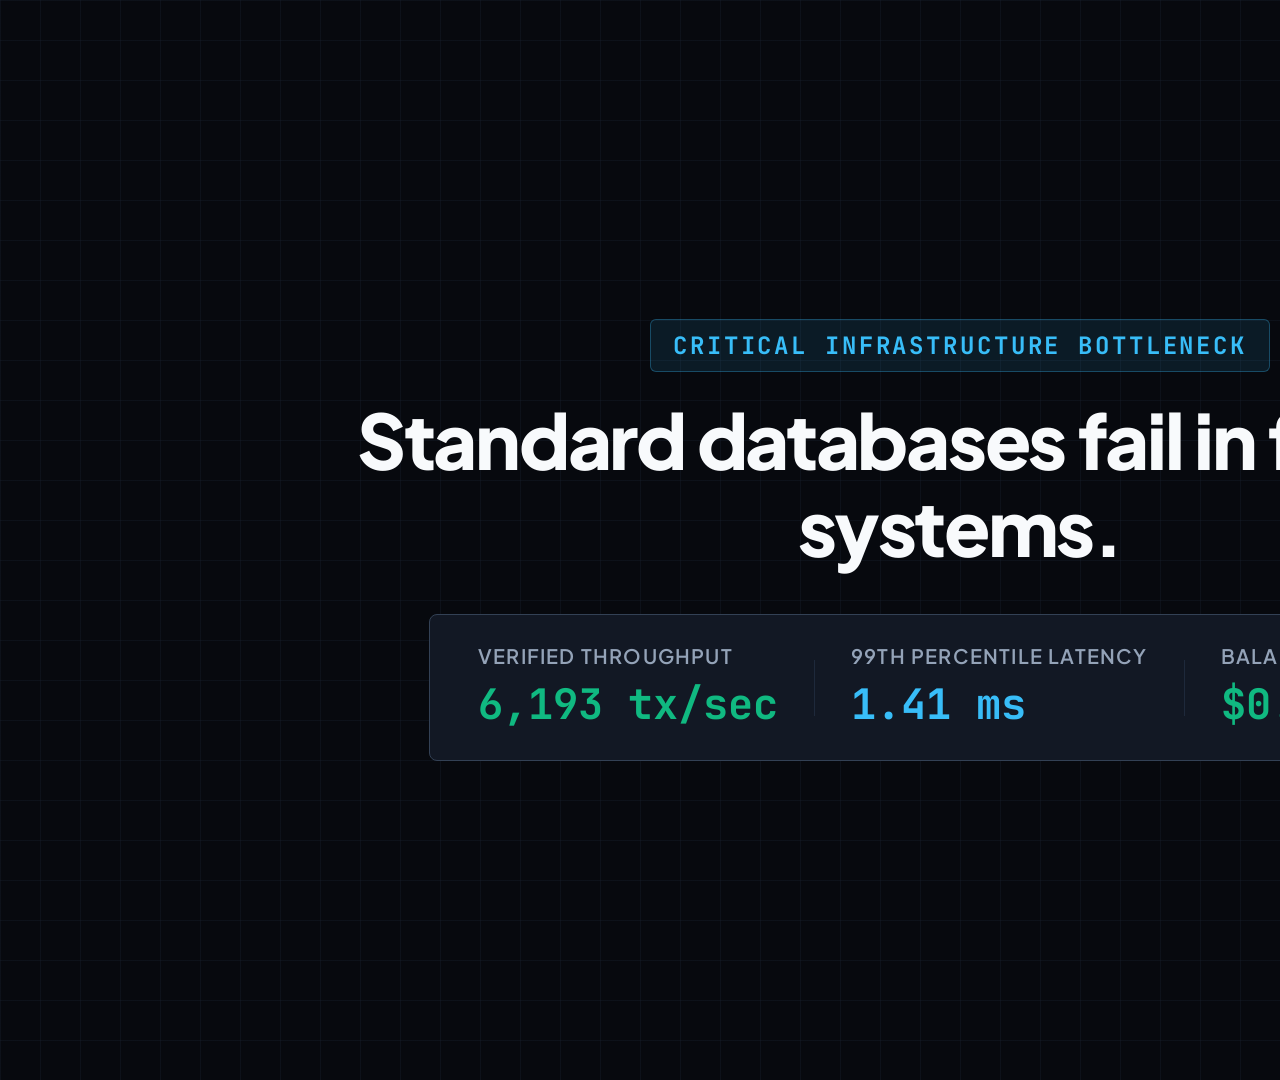
<file: brag-output/composition/index.html>
<!doctype html>
<html lang="en" data-resolution="landscape">
  <head>
    <meta charset="UTF-8" />
    <meta name="viewport" content="width=1920, height=1080" />
    <title>LedgerMesh Launch Video</title>
    <link rel="preconnect" href="https://fonts.googleapis.com">
    <link rel="preconnect" href="https://fonts.gstatic.com" crossorigin>
    <link href="https://fonts.googleapis.com/css2?family=JetBrains+Mono:wght@400;500;700&family=Plus+Jakarta+Sans:wght@500;700;800&display=swap" rel="stylesheet">
    <script src="https://cdn.jsdelivr.net/npm/gsap@3.15.0/dist/gsap.min.js"></script>
    <style>
      :root {
        --ground: #07090E;
        --surface: #121824;
        --surface_subtle: #0D121B;
        --border: #1E293B;
        --border_strong: #334155;
        --ink: #F8FAFC;
        --ink_muted: #94A3B8;
        --emerald: #10B981;
        --cyan: #38BDF8;
        --font_display: 'Plus Jakarta Sans', sans-serif;
        --font_mono: 'JetBrains Mono', monospace;
      }

      * {
        margin: 0;
        padding: 0;
        box-sizing: border-box;
      }

      html, body {
        width: 1920px;
        height: 1080px;
        overflow: hidden;
        background: var(--ground);
        font-family: var(--font_display);
        color: var(--ink);
        -webkit-font-smoothing: antialiased;
      }

      #root {
        position: relative;
        width: 1920px;
        height: 1080px;
        overflow: hidden;
      }

      .bg_grid {
        position: absolute;
        inset: 0;
        background-image: 
          linear-gradient(to right, rgba(30, 41, 59, 0.4) 1px, transparent 1px),
          linear-gradient(to bottom, rgba(30, 41, 59, 0.4) 1px, transparent 1px);
        background-size: 40px 40px;
        opacity: 0.7;
      }

      /* Base Scene Container */
      .scene {
        position: absolute;
        inset: 0;
        display: flex;
        flex-direction: column;
        align-items: center;
        justify-content: center;
        padding: 80px;
        opacity: 0;
        pointer-events: none;
      }

      /* Frame 0 poster active */
      #scene1 {
        opacity: 1;
      }

      /* Scene 1: Hook & Benchmark */
      .hook_label {
        font-family: var(--font_mono);
        font-size: 24px;
        font-weight: 700;
        letter-spacing: 0.12em;
        text-transform: uppercase;
        color: var(--cyan);
        margin-bottom: 24px;
        padding: 10px 22px;
        background: rgba(56, 189, 248, 0.1);
        border: 1px solid rgba(56, 189, 248, 0.3);
        border-radius: 6px;
      }

      .hook_title {
        font-size: 76px;
        font-weight: 800;
        text-align: center;
        line-height: 1.15;
        letter-spacing: -0.03em;
        max-width: 1400px;
        margin-bottom: 44px;
      }

      .benchmark_card {
        display: flex;
        align-items: center;
        gap: 36px;
        background: var(--surface);
        border: 1px solid var(--border_strong);
        border-radius: 8px;
        padding: 28px 48px;
      }

      .stat_item {
        display: flex;
        flex-direction: column;
        gap: 8px;
      }

      .stat_label {
        font-size: 20px;
        font-weight: 600;
        color: var(--ink_muted);
        text-transform: uppercase;
        letter-spacing: 0.06em;
      }

      .stat_value {
        font-family: var(--font_mono);
        font-size: 42px;
        font-weight: 700;
        color: var(--emerald);
      }

      .stat_divider {
        width: 1px;
        height: 56px;
        background: var(--border);
      }

      /* Scene 2: Double Entry Equation */
      .equation_card {
        width: 1280px;
        background: var(--surface);
        border: 1px solid var(--border);
        border-radius: 8px;
        padding: 52px;
        display: flex;
        flex-direction: column;
        gap: 36px;
      }

      .scene_header {
        display: flex;
        justify-content: space-between;
        align-items: flex-end;
        border-bottom: 1px solid var(--border);
        padding-bottom: 24px;
      }

      .scene_header h2 {
        font-size: 44px;
        font-weight: 700;
        letter-spacing: -0.02em;
      }

      .scene_header p {
        font-size: 22px;
        color: var(--ink_muted);
      }

      .equation_row {
        display: flex;
        align-items: center;
        justify-content: space-between;
        background: var(--surface_subtle);
        border: 1px solid var(--border);
        border-radius: 8px;
        padding: 32px 40px;
        font-family: var(--font_mono);
      }

      .eq_leg {
        display: flex;
        align-items: center;
        gap: 18px;
      }

      .eq_tag {
        font-size: 18px;
        font-weight: 700;
        padding: 8px 18px;
        border-radius: 4px;
      }

      .eq_tag.debit {
        background: rgba(56, 189, 248, 0.15);
        color: var(--cyan);
      }

      .eq_tag.credit {
        background: rgba(16, 185, 129, 0.15);
        color: var(--emerald);
      }

      .eq_amount {
        font-size: 44px;
        font-weight: 700;
        color: #FFFFFF;
      }

      .eq_symbol {
        font-size: 46px;
        color: var(--ink_muted);
      }

      .badge_balanced {
        display: inline-flex;
        align-items: center;
        gap: 12px;
        background: rgba(16, 185, 129, 0.12);
        border: 1px solid rgba(16, 185, 129, 0.4);
        padding: 14px 28px;
        border-radius: 6px;
        color: var(--emerald);
        font-family: var(--font_mono);
        font-size: 22px;
        font-weight: 700;
        align-self: flex-start;
      }

      /* Scene 3: OCC Concurrency Stress */
      .occ_grid {
        width: 1360px;
        display: grid;
        grid-template-columns: 1fr 1fr;
        gap: 28px;
      }

      .occ_metrics_panel {
        display: flex;
        flex-direction: column;
        gap: 20px;
      }

      .occ_metric_box {
        background: var(--surface);
        border: 1px solid var(--border);
        border-radius: 8px;
        padding: 26px;
      }

      .occ_metric_box .label {
        font-size: 18px;
        font-weight: 600;
        color: var(--ink_muted);
        text-transform: uppercase;
        letter-spacing: 0.06em;
      }

      .occ_metric_box .val {
        font-family: var(--font_mono);
        font-size: 44px;
        font-weight: 700;
        color: #FFFFFF;
        margin: 6px 0;
      }

      .occ_metric_box .desc {
        font-size: 18px;
        color: var(--emerald);
      }

      .telemetry_stream {
        background: #090D14;
        border: 1px solid var(--border);
        border-radius: 8px;
        padding: 24px;
        font-family: var(--font_mono);
        font-size: 18px;
        display: flex;
        flex-direction: column;
        gap: 14px;
        height: 420px;
        overflow: hidden;
      }

      .log_entry {
        display: flex;
        align-items: center;
        gap: 14px;
      }

      .log_t { color: var(--ink_muted); }
      .log_success { color: var(--emerald); font-weight: 600; }
      .log_retry { color: #F59E0B; }

      /* Scene 4: Cryptographic Audit */
      .audit_chain {
        display: flex;
        gap: 24px;
        margin-top: 36px;
      }

      .block_card {
        width: 400px;
        background: var(--surface);
        border: 1px solid rgba(16, 185, 129, 0.5);
        border-radius: 8px;
        padding: 28px;
      }

      .block_header {
        display: flex;
        justify-content: space-between;
        margin-bottom: 14px;
        font-size: 18px;
        font-family: var(--font_mono);
        font-weight: 700;
        color: var(--emerald);
      }

      .block_hash {
        font-family: var(--font_mono);
        font-size: 14px;
        color: var(--cyan);
        word-break: break-all;
        line-height: 1.4;
      }

      /* Scene 5: Outro */
      .brand_monogram {
        width: 100px;
        height: 100px;
        border-radius: 12px;
        background: var(--surface);
        border: 2px solid var(--border_strong);
        display: flex;
        align-items: center;
        justify-content: center;
        color: var(--emerald);
        margin-bottom: 32px;
      }

      .outro_title {
        font-size: 76px;
        font-weight: 800;
        letter-spacing: -0.02em;
        margin-bottom: 18px;
      }

      .outro_subtitle {
        font-size: 30px;
        color: var(--ink_muted);
        margin-bottom: 36px;
      }

      .repo_badge {
        font-family: var(--font_mono);
        font-size: 24px;
        font-weight: 700;
        color: var(--cyan);
        background: var(--surface);
        border: 1px solid var(--border_strong);
        padding: 16px 36px;
        border-radius: 8px;
      }
    </style>
  </head>
  <body>
    <div
      id="root"
      data-composition-id="main"
      data-start="0"
      data-duration="18"
      data-width="1920"
      data-height="1080"
    >
      <div class="bg_grid" data-layout-ignore="true"></div>

      <!-- Background Audio -->
      <audio id="bgm" src="assets/music/bgm.mp3" data-start="0" data-duration="18"></audio>

      <!-- SCENE 1: The Dilemma & Verified Benchmark (0s to 3.5s) -->
      <div id="scene1" class="scene clip" data-start="0" data-duration="3.5" data-track-index="1">
        <div class="hook_label">CRITICAL INFRASTRUCTURE BOTTLENECK</div>
        <h1 class="hook_title">Standard databases fail in financial systems.</h1>
        <div class="benchmark_card">
          <div class="stat_item">
            <span class="stat_label">Verified Throughput</span>
            <span class="stat_value">6,193 tx/sec</span>
          </div>
          <div class="stat_divider"></div>
          <div class="stat_item">
            <span class="stat_label">99th Percentile Latency</span>
            <span class="stat_value" style="color: var(--cyan);">1.41 ms</span>
          </div>
          <div class="stat_divider"></div>
          <div class="stat_item">
            <span class="stat_label">Balance Variance</span>
            <span class="stat_value">$0.00</span>
          </div>
        </div>
      </div>

      <!-- SCENE 2: Double Entry Equation (3.5s to 7.5s) -->
      <div id="scene2" class="scene clip" data-start="3.5" data-duration="4.0" data-track-index="1">
        <div class="equation_card">
          <div class="scene_header">
            <div>
              <h2>Strict Double Entry Invariants</h2>
              <p>Unbalanced entries are mathematically rejected at the domain boundary.</p>
            </div>
            <div class="badge_balanced">✓ INVARIANT BALANCED</div>
          </div>
          <div class="equation_row">
            <div class="eq_leg">
              <span class="eq_tag debit">TOTAL DEBITS</span>
              <span class="eq_amount">$250.00</span>
            </div>
            <span class="eq_symbol">=</span>
            <div class="eq_leg">
              <span class="eq_tag credit">TOTAL CREDITS</span>
              <span class="eq_amount">$250.00</span>
            </div>
            <div class="eq_leg">
              <span style="font-size: 18px; color: var(--ink_muted);">VARIANCE:</span>
              <span style="font-size: 32px; font-weight: 700; color: var(--emerald);">$0.00</span>
            </div>
          </div>
        </div>
      </div>

      <!-- SCENE 3: OCC Concurrency Stress (7.5s to 12.0s) -->
      <div id="scene3" class="scene clip" data-start="7.5" data-duration="4.5" data-track-index="1">
        <div class="occ_grid">
          <div class="occ_metrics_panel">
            <div class="occ_metric_box">
              <div class="label">CONCURRENT COROUTINES</div>
              <div id="occ_count_disp" class="val">50 / 50 SETTLED</div>
              <div class="desc">Zero lost updates verified</div>
            </div>
            <div class="occ_metric_box">
              <div class="label">FINAL SETTLEMENT BALANCE</div>
              <div class="val">$50,500.00</div>
              <div class="desc">Minor unit cent accuracy preserved</div>
            </div>
            <div class="occ_metric_box">
              <div class="label">CONFLICT RESOLUTION</div>
              <div class="val" style="font-size: 32px; color: var(--cyan);">ATOMIC CAS + FULL JITTER</div>
              <div class="desc">Zero pessimistic locks held</div>
            </div>
          </div>

          <div class="telemetry_stream">
            <div class="log_entry"><span class="log_t">[+0.2ms]</span> <span class="log_success">Worker #01: CAS atomic commit on v1 -> SUCCESS</span></div>
            <div class="log_entry"><span class="log_t">[+0.5ms]</span> <span class="log_retry">Worker #02: Version collision v1 -> Backoff 2.4ms</span></div>
            <div class="log_entry"><span class="log_t">[+1.1ms]</span> <span class="log_success">Worker #03: CAS atomic commit on v2 -> SUCCESS</span></div>
            <div class="log_entry"><span class="log_t">[+1.8ms]</span> <span class="log_success">Worker #02: Retry commit on v3 -> SUCCESS</span></div>
            <div class="log_entry"><span class="log_t">[+2.6ms]</span> <span class="log_success">Worker #04: CAS atomic commit on v4 -> SUCCESS</span></div>
            <div class="log_entry"><span class="log_t">[+3.1ms]</span> <span class="log_success">Worker #05: CAS atomic commit on v5 -> SUCCESS</span></div>
            <div class="log_entry"><span class="log_t">[+3.9ms]</span> <span class="log_success">Worker #06: CAS atomic commit on v6 -> SUCCESS</span></div>
          </div>
        </div>
      </div>

      <!-- SCENE 4: Cryptographic Audit (12.0s to 15.0s) -->
      <div id="scene4" class="scene clip" data-start="12.0" data-duration="3.0" data-track-index="1">
        <h2 style="font-size: 44px; margin-bottom: 10px;">Cryptographic Audit Trail</h2>
        <p style="font-size: 22px; color: var(--ink_muted); margin-bottom: 28px;">Immutable SHA 256 hash chaining across every balance mutation.</p>
        <div class="audit_chain">
          <div class="block_card">
            <div class="block_header"><span>BLOCK #00 (GENESIS)</span><span>VERIFIED</span></div>
            <div class="block_hash" data-layout-ignore="true">0000000000000000000000000000000000000000000000000000000000000000</div>
          </div>
          <div class="block_card">
            <div class="block_header"><span>BLOCK #01 (INV_4821)</span><span>VERIFIED</span></div>
            <div class="block_hash" data-layout-ignore="true">d5a8b7924c0ef831aa1109bc4e3a89078f4b12dc77e09e1e2472b5cd304bfa91</div>
          </div>
          <div class="block_card">
            <div class="block_header"><span>BLOCK #02 (INV_4822)</span><span>VERIFIED</span></div>
            <div class="block_hash" data-layout-ignore="true">3f90b14ac87e594d2105e46820c74900ef2a6d71c890be4299b87a03491ea734</div>
          </div>
        </div>
      </div>

      <!-- SCENE 5: Outro & Monogram (15.0s to 18.0s) -->
      <div id="scene5" class="scene clip" data-start="15.0" data-duration="3.0" data-track-index="1">
        <div class="brand_monogram">
          <svg width="52" height="52" viewBox="0 0 24 24" fill="none" stroke="currentColor" stroke-width="2" stroke-linecap="round" stroke-linejoin="round">
            <rect width="18" height="18" x="3" y="3" rx="2"/>
            <path d="M3 9h18"/>
            <path d="M9 21V9"/>
          </svg>
        </div>
        <h1 class="outro_title">LedgerMesh</h1>
        <p class="outro_subtitle">Institutional Double Entry Clearing &amp; Audit Engine</p>
        <div class="repo_badge">github.com/shamir-khan-dev/LedgerMesh</div>
      </div>

    </div>

    <script>
      window.__timelines = window.__timelines || {};
      const tl = gsap.timeline({ paused: true });

      // Scene 1: Initial state (Settled on Frame 0 for poster) -> transition out at 3.2s
      tl.to("#scene1", 
        { opacity: 0, scale: 1.02, duration: 0.3, ease: "power2.in" }, 
        3.2
      );

      // Scene 2 Animation (3.5 to 7.5s)
      tl.fromTo("#scene2", 
        { opacity: 0, y: 20 }, 
        { opacity: 1, y: 0, duration: 0.4, ease: "power2.out" }, 
        3.5
      );
      // Subtle pulse during Scene 2 to prevent dead stretch
      tl.to(".equation_card", { scale: 1.01, duration: 1.5, ease: "sine.inOut", yoyo: true, repeat: 1 }, 4.5);
      tl.to("#scene2", 
        { opacity: 0, y: -20, duration: 0.3, ease: "power2.in" }, 
        7.2
      );

      // Scene 3 Animation (7.5 to 12.0s)
      tl.fromTo("#scene3", 
        { opacity: 0, scale: 0.98 }, 
        { opacity: 1, scale: 1, duration: 0.4, ease: "power2.out" }, 
        7.5
      );
      // Subtle telemetry motion in Scene 3
      tl.to(".telemetry_stream", { y: -15, duration: 2.0, ease: "power1.out" }, 8.5);
      tl.to("#scene3", 
        { opacity: 0, scale: 1.02, duration: 0.3, ease: "power2.in" }, 
        11.7
      );

      // Scene 4 Animation (12.0 to 15.0s)
      tl.fromTo("#scene4", 
        { opacity: 0, y: 20 }, 
        { opacity: 1, y: 0, duration: 0.4, ease: "power2.out" }, 
        12.0
      );
      tl.to("#scene4", 
        { opacity: 0, y: -20, duration: 0.3, ease: "power2.in" }, 
        14.7
      );

      // Scene 5 Animation (15.0 to 18.0s)
      tl.fromTo("#scene5", 
        { opacity: 0, scale: 0.95 }, 
        { opacity: 1, scale: 1, duration: 0.5, ease: "power2.out" }, 
        15.0
      );

      window.__timelines["main"] = tl;
      tl.seek(0);
    </script>
  </body>
</html>
</file>
